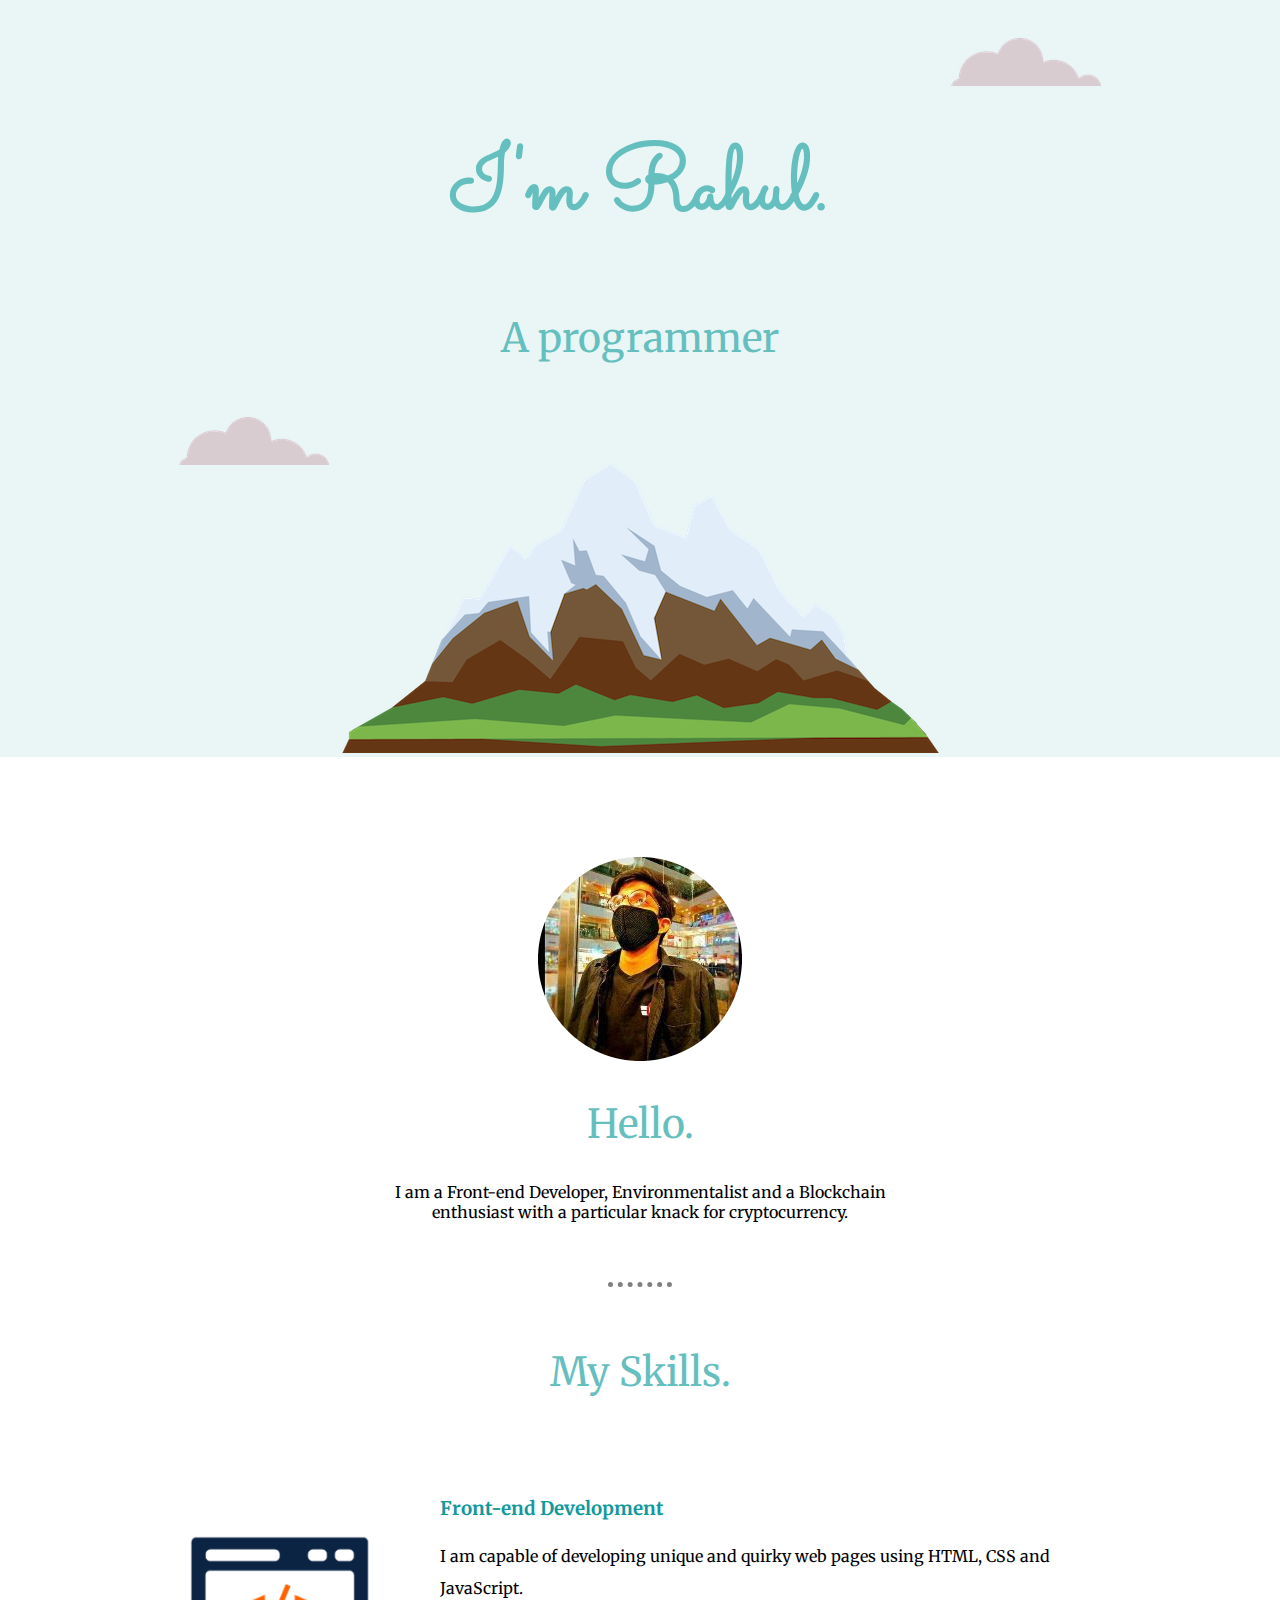
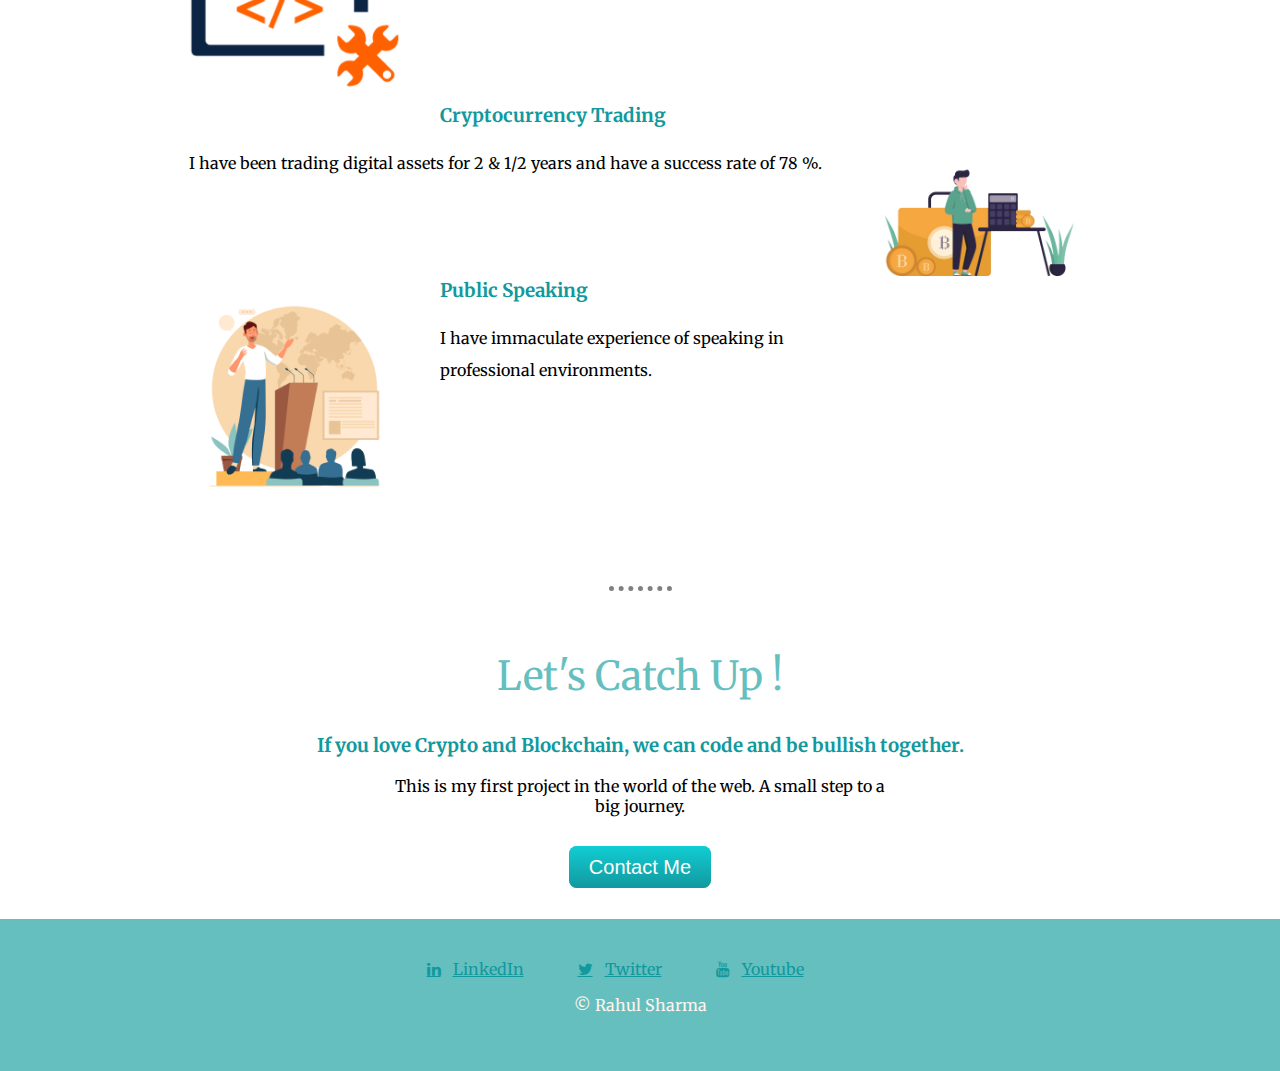
<file: index.html>
<!DOCTYPE html>
<html lang="en">

<head>
  <meta charset="UTF-8">
  <meta http-equiv="X-UA-Compatible" content="IE=edge">
  <meta name="viewport" content="width=device-width, initial-scale=1.0">
  <meta name="viewport" content="width=device-width, height=device-height, initial-scale=1">
  <link rel="stylesheet" href="css/styles.css">
  <link rel="icon" href="favicon.ico?v=2">
  <link rel="preconnect" href="https://fonts.googleapis.com">
  <link rel="preconnect" href="https://fonts.gstatic.com" crossorigin>
  <link href="https://fonts.googleapis.com/css2?family=Merriweather&family=Montserrat&family=Sacramento&display=swap"
    rel="stylesheet">
  <link rel="stylesheet" href="https://cdnjs.cloudflare.com/ajax/libs/font-awesome/4.7.0/css/font-awesome.min.css">
  <title>Rahul Sharma</title>
</head>

<body>

  <div style=" overflow: hidden;" class="top-container">
    <div style="height: 50px; overflow: hidden;" class="top-cloud">
      <img class="cloud" src="Images/cloud.png" alt="Image not found">
    </div>

    <h1> I'm Rahul. </h1>
    <h2> A programmer</h2>

    <div style="height: 50px; overflow: hidden;" class="bottom-cloud">
      <img class="cloud" src="Images/cloud.png" alt="Image not found">
    </div>

    <div class="mountain" style="align-items: center;">
      <img class="mountain-pic" style="object-fit: contain;" src="Images/mountain.png" alt="Image not found">
    </div>


  </div>

  </div>

  <div class="middle-container">
    <div class="profile">
      <img src="Images/download-cropped.png" alt="profilepic">

      <br>

      <h2>Hello.</h2>
      <p class="intro"> I am a Front-end Developer, Environmentalist and a Blockchain enthusiast with a particular knack for cryptocurrency. </p>
    </div>
    <hr class="head"">


    <div class=" skills">
    <h2>My Skills.</h2>
    <div class="skill-row">

      <img class="code-img" src="Images/web dev.png" height="200" width="300" alt="">
      <h3 class="skill_detail">Front-end Development</h3>
      <p class="skill_detail">I am capable of developing unique and quirky web pages using HTML, CSS and JavaScript.
      </p>


    </div>
  </div>



  <div class="skill-row" id="crypto">
    <img class="trade-img" src="Images/trading.png" height="300" width="300" alt="">
    <h3 class="skill_detail">Cryptocurrency Trading </h3>
    <p class="skill_detail">I have been trading digital assets for 2 & 1/2 years and have a success rate of 78 %. </p>
  </div>

  <div class="skill-row">
    <img class="pub-img" src="Images/public speaking.png" height="200" width="300" alt="">
    <h3 class="skill_detail">Public Speaking</h3>
    <p class="skill_detail"> I have immaculate experience of speaking in professional environments. </p>
  </div>
  </div>

  <div style="margin: 10px;">
    <hr class="bottom">
  </div>

  <div class="contact-me">
    <h2>Let's Catch Up !</h2>
    <h3>If you love Crypto and Blockchain, we can code and be bullish together.</h3>
    <p class="message">This is my first project in the world of the web. A small step to a big journey.</p>
    <div class="contact-box"><a class="button" target="_blank" href="mailto:fighterahul@email.com"> Contact Me </a>
    </div>
  </div>
  </div>


   <div class="bottom-container">
    <a target="_blank" href="https://www.linkedin.com/in/rahul-sharma-68093914a/" class="fa fa-linkedin"></a> &nbsp;
    <a class="linked" target="_blank" class="footer-link"
      href="https://www.linkedin.com/in/rahul-sharma-68093914a/">LinkedIn</a>


    <a target="_blank" href="https://twitter.com/_Astrophilic_" class="fa fa-twitter"></a> &nbsp;
    <a class="tweet" target="_blank" class="footer-link" href="https://twitter.com/_Astrophilic_">Twitter</a>


    <a   target="_blank" href="https://www.youtube.com/channel/UCnfwqA8roWMcmEVEHfA06mg" class="fa fa-youtube"></a> &nbsp;
    <a class="yt" target="_blank" class="footer-link"
      href="https://www.youtube.com/channel/UCnfwqA8roWMcmEVEHfA06mg">Youtube</a>
    <p style="color: seashell;">© Rahul Sharma</p>
  </div>

  
</body>

</html>
</file>
<file: css/styles.css>
body {
  margin: 0%;
  text-align: center;
  font-family: "Merriweather", Arial, Helvetica, sans-serif;
}

.mountain {
  max-width: 100%;

  height: auto;
  position: relative;
  bottom: 0;
  box-sizing: border-box;
}
@media (max-width: 1024px) {
  .mountain-pic {
    padding-top: 10px;
    position: static;
    max-width: 100%;
  }
}
.middle-container {
  padding: 100px 0 0 0;
}
.p {
  line-height: 2px;
}
.intro {
  width: 40%;

  margin: auto;
}
.top-container {
  max-width: 100%;
  width: 100%;
  background-color: #eaf6f6;
  position: relative;
  padding-top: 100px;
}

.bottom-cloud {
  position: absolute;
  top: 55%;
  left: 14%;
  background-color: #eaf6f6;
}

.top-cloud {
  position: absolute;
  top: 5%;
  right: 14%;
  background-color: #eaf6f6;
}

h1 {
  font-weight: 600;
  line-height: 2;
  color: #66bfbf;
  margin: 50px, auto, 0, auto;
  font-size: 562.5%; /*100% IS 16 PIXELS THEREFORE FOR 90 PIXEL YOU NEED 90/16 =562.5%   1em=16px=100%* 90px= 5.625em*/
  margin-top: 0%;
  margin-left: 0%;
  margin-bottom: 0%;
  margin-right: 0%;
  font-family: Sacramento;
}

#Layer_1 {
  width: 300px;
  height: 300px;
}

h2 {
  font-weight: normal;
  color: #66bfbf;
  font-size: 2.5rem;
}

a,
h3 {
  color: #11999e;
}

.skill-row {
  width: 72%;
  margin: 100px auto 100px auto;
}

#crypto {
  text-align: right;
}
.skill_detail {
  text-align: left;
  margin: 20px auto 0 10px;
}

p.skill_detail {
  line-height: 2;
}

.code-img {
  margin-right: 30px;
  float: left;
  width: 25%;
  height: 25%;
}
.trade-img {
  margin-left: 30px;

  float: right;
  width: 25%;
  height: 25%;
}
.pub-img {
  margin-right: 30px;

  float: left;
  width: 25%;
  height: 25%;
}
.button {
  background: #11cdd4;
  background-image: -webkit-linear-gradient(top, #11cdd4, #11999e);
  background-image: -moz-linear-gradient(top, #11cdd4, #11999e);
  background-image: -ms-linear-gradient(top, #11cdd4, #11999e);
  background-image: -o-linear-gradient(top, #11cdd4, #11999e);
  background-image: linear-gradient(to bottom, #11cdd4, #11999e);
  -webkit-border-radius: 8;
  -moz-border-radius: 8;
  border-radius: 8px;
  font-family: Arial;
  color: #ffffff;
  font-size: 20px;
  padding: 10px 20px 10px 20px;
  text-decoration: none;
}

.button:hover {
  background: #30e3cb;
  background-image: -webkit-linear-gradient(top, #30e3cb, #2bc4ad);
  background-image: -moz-linear-gradient(top, #30e3cb, #2bc4ad);
  background-image: -ms-linear-gradient(top, #30e3cb, #2bc4ad);
  background-image: -o-linear-gradient(top, #30e3cb, #2bc4ad);
  background-image: linear-gradient(to bottom, #30e3cb, #2bc4ad);
  text-decoration: none;
}

.bottom-container {
  background: #66bfbf;
  padding: 40px;
}

.contact-box {
  margin-top: 40px;
  margin-bottom: 40px;
}
.head {
  margin: 60px auto 60px auto;
  border-style: dotted none none none;

  border-color: grey;
  border-width: 5px;
  width: 5%;
}

.bottom {
  margin: 200px auto 60px auto;
  border-style: dotted none none none;

  border-color: grey;
  border-width: 5px;
  width: 5%;
}
.yt {
  padding-right: 50px;
}
.tweet {
  padding-right: 50px;
}
.linked {
  padding-right: 50px;
}

.cloud {
  width: fit-content;
}
.message {
  width: 40%;
  margin: auto;
}
</file>
